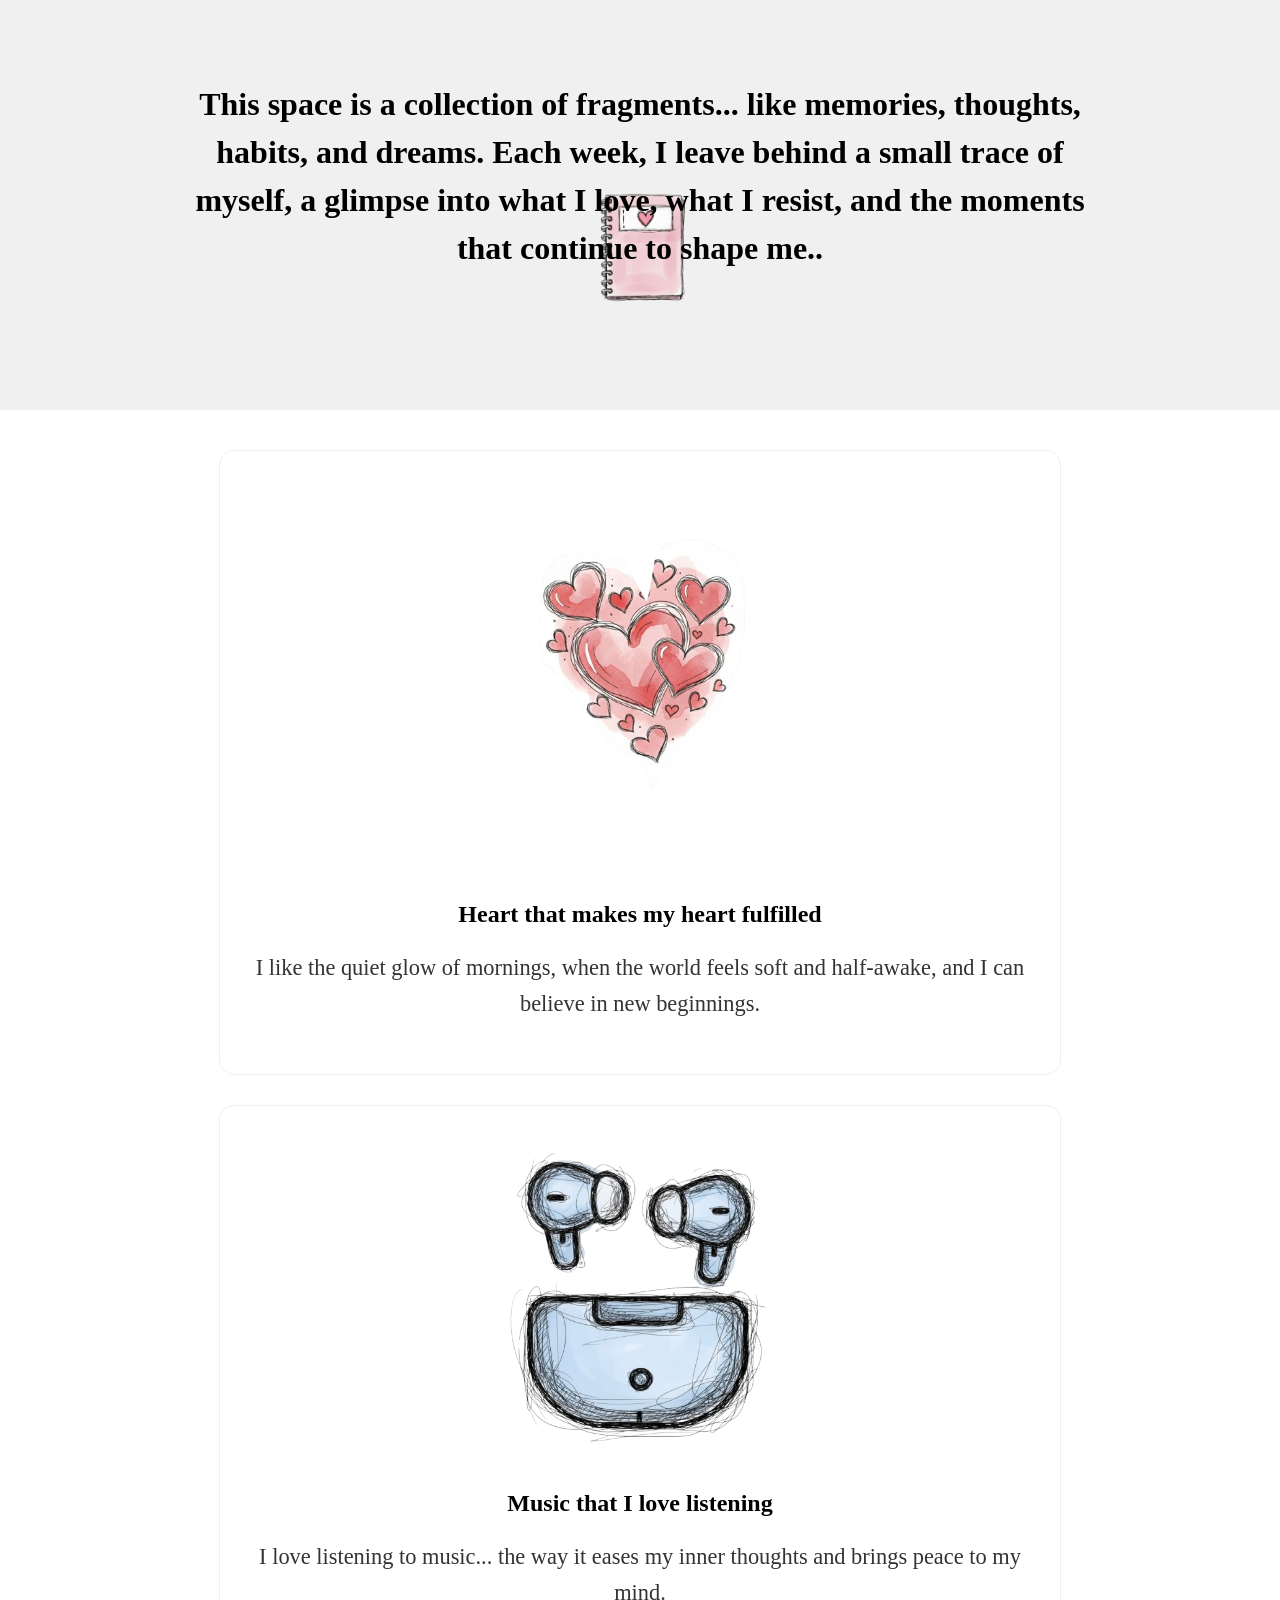
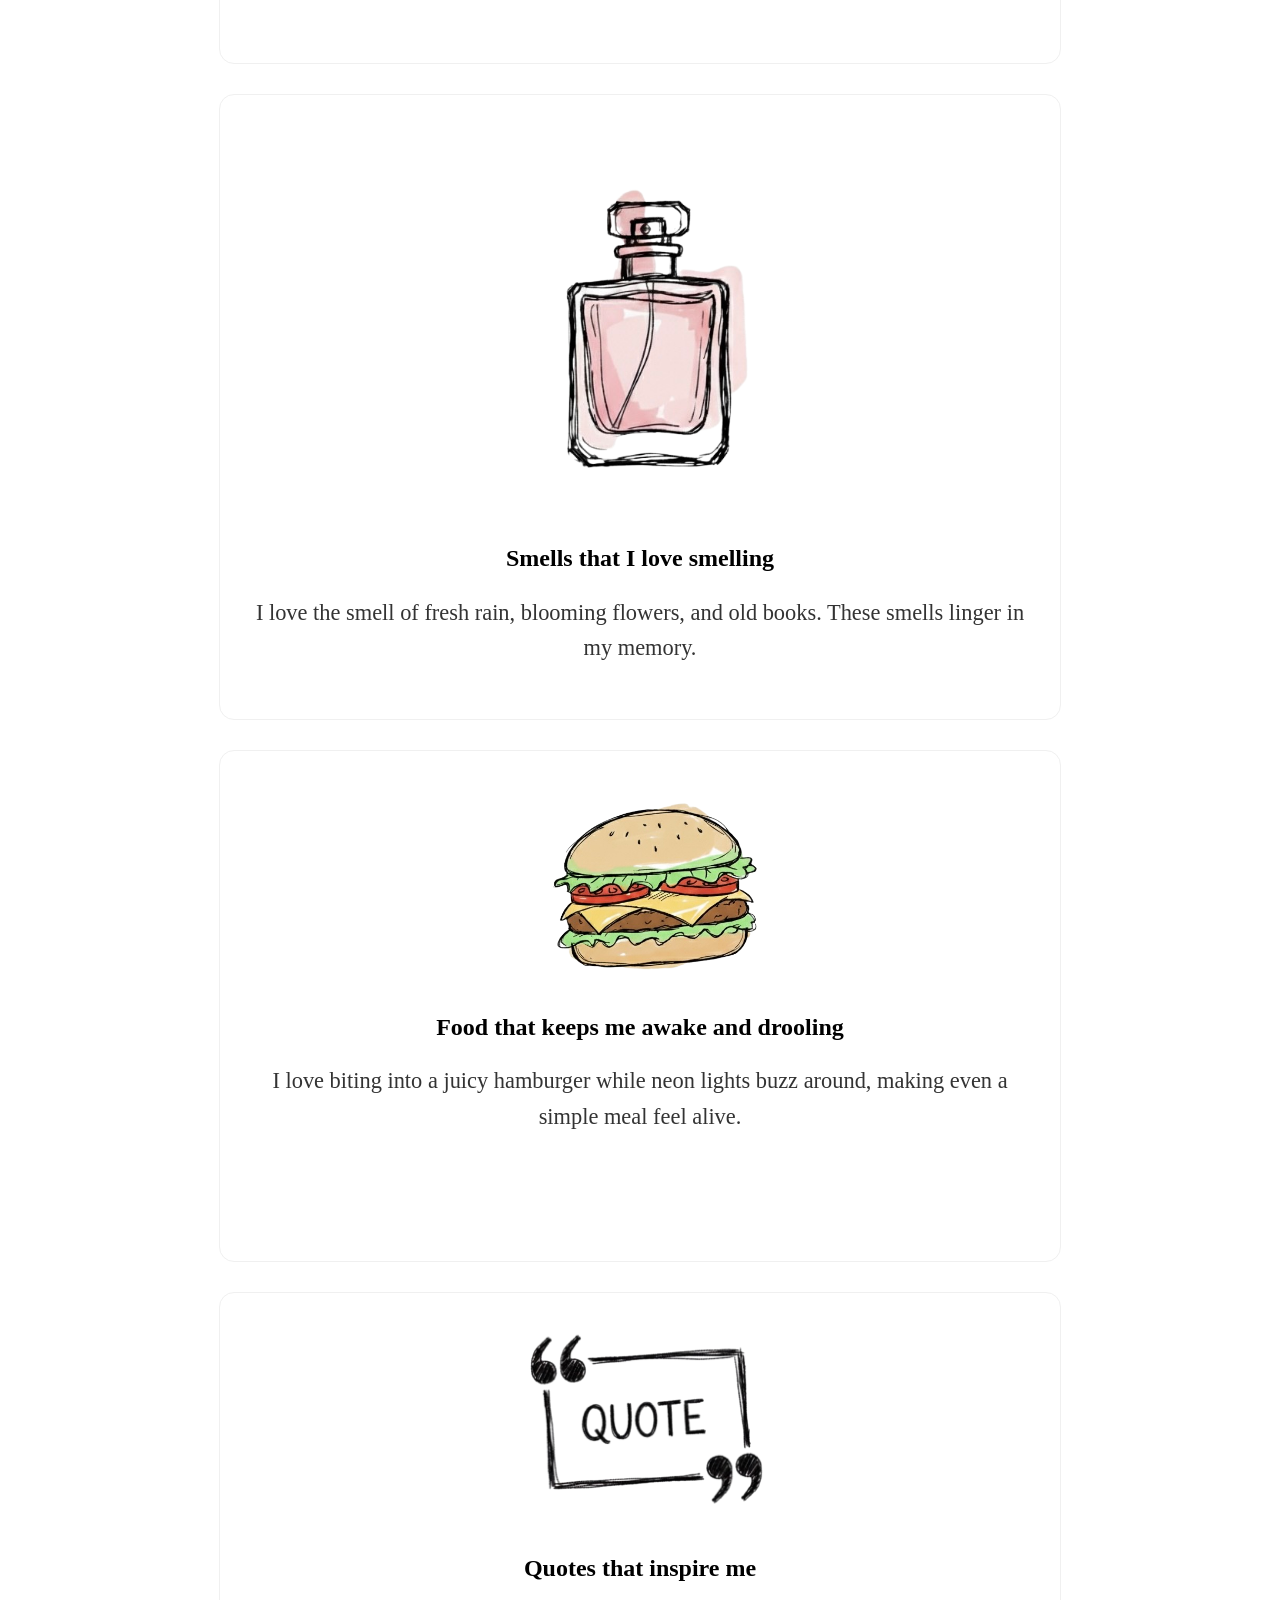
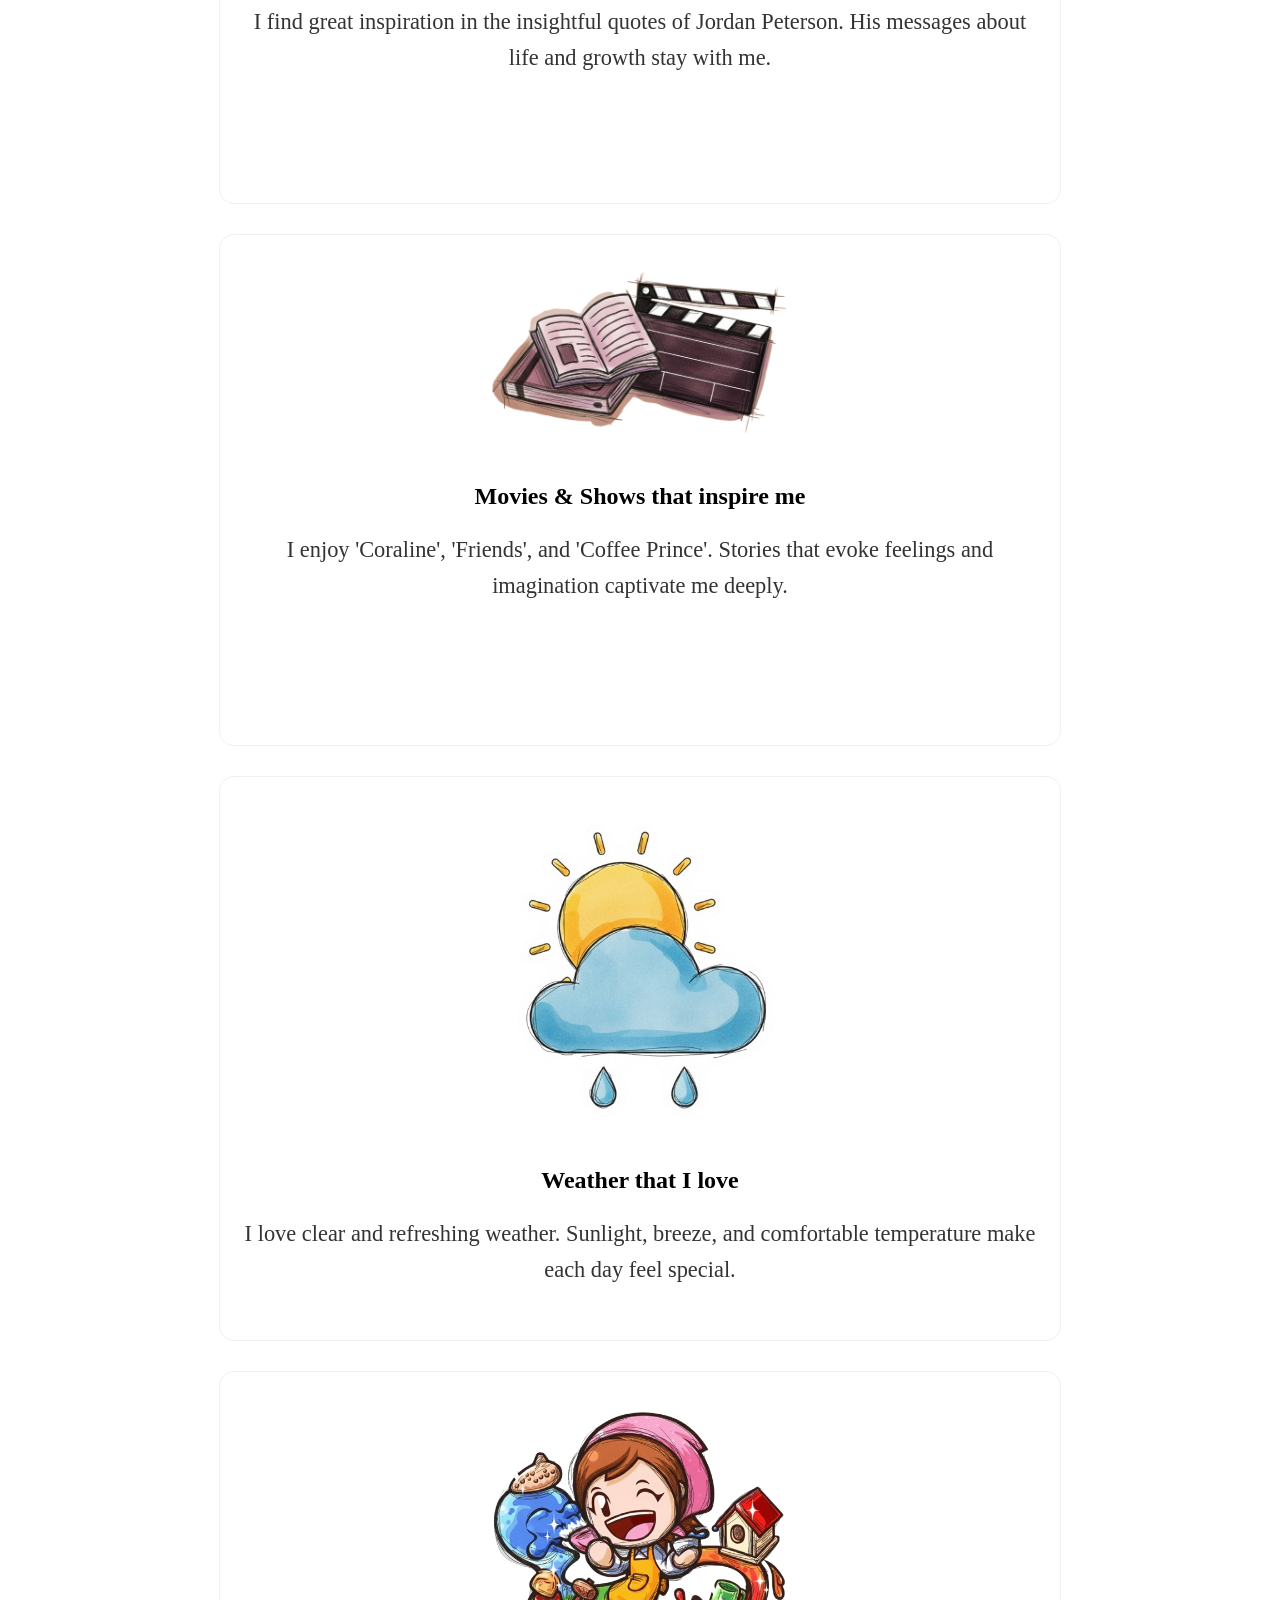
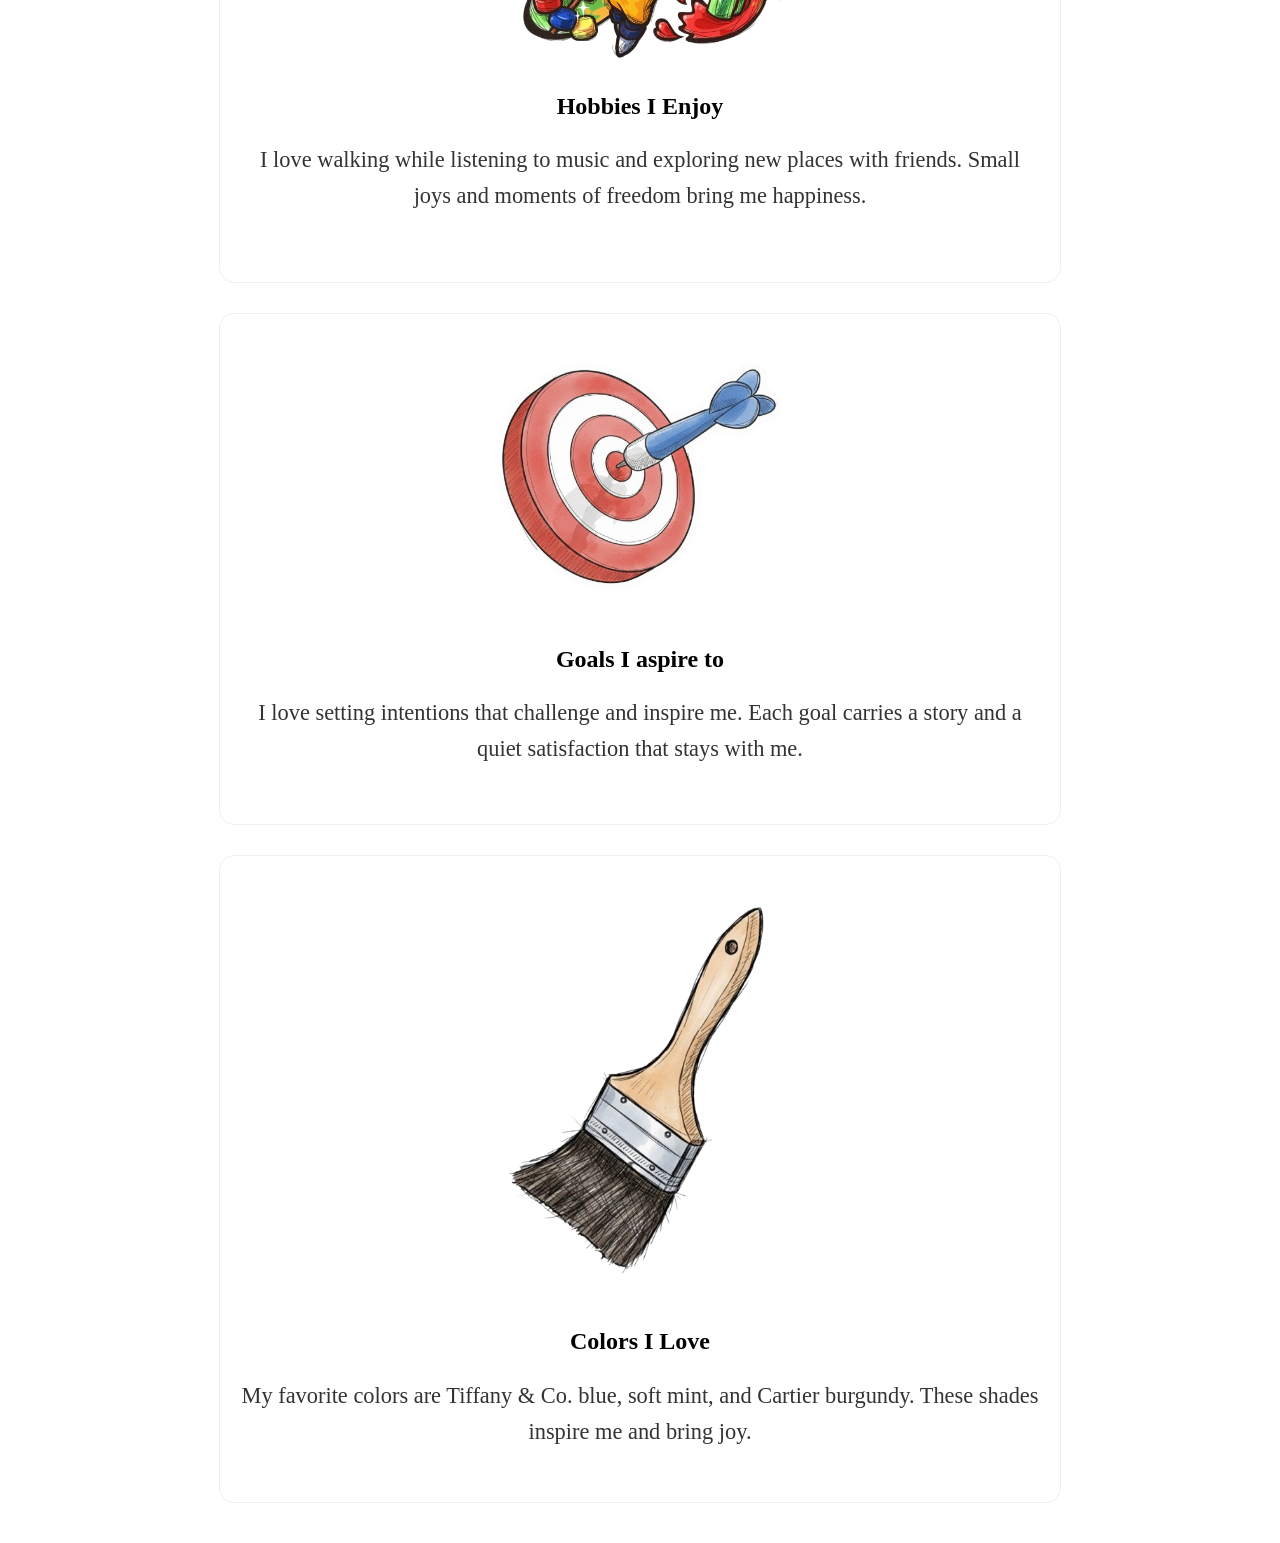
<file: index/index.html>
<!DOCTYPE html>
<html lang="ko">
<head>
  <meta charset="UTF-8">
  <meta name="viewport" content="width=device-width, initial-scale=1.0">
  <title>Fragments of Me</title>
  <style>
    body {
      background-color: #fff;
      font-family: "Bradley Hand", "Lucida Handwriting", cursive;
      color: #000;
      margin: 0;
      padding: 0;
    }

    header {
      position: relative;
      background-color: #f0f0f0;
      text-align: center;
      padding: 80px 20px;
      height: 250px;
      overflow: hidden;
    }

    header h1 {
      position: relative;
      z-index: 1;
      max-width: 900px;
      margin: 0 auto;
      line-height: 1.5;
    }

    .floating-diary {
      position: absolute;
      width: 100px;
      top: 60%; 
      left: 50%;
      transform: translate(-50%, -50%);
      animation: floatDiary 4s ease-in-out infinite alternate;
    }

    @keyframes floatDiary {
      0% { transform: translate(-50%, -50%) translateY(0px) rotate(0deg); }
      50% { transform: translate(-50%, -50%) translateY(-10px) rotate(5deg); }
      100% { transform: translate(-50%, -50%) translateY(0px) rotate(0deg); }
    }

    main {
      display: flex;
      flex-direction: column;
      align-items: center;
      gap: 30px;
      padding: 40px 20px;
    }

    .entry {
      width: 800px;
      min-height: 450px;
      background-color: #fff;
      border: 1px solid #f0f0f0;
      border-radius: 15px;
      text-align: center;
      padding: 30px 20px;
      transition: transform 0.3s, box-shadow 0.3s;
    }

    .entry:hover {
      transform: translateY(-7px);
      box-shadow: 0 12px 24px rgba(0,0,0,0.2);
    }

    .entry img {
      width: 300px;
      margin-bottom: 15px;
      cursor: pointer;
      transition: transform 0.3s;
    }

    .entry img:hover {
      transform: scale(1.2);
    }

    .entry h2 {
      font-size: 1.5em;
      margin: 15px 0 10px 0;
    }

    .entry p {
      font-size: 1.4em;
      line-height: 1.6;
      color: #333;
    }

  </style>
  
</head>
<body>

  <header>
    <h1>This space is a collection of fragments... like memories, thoughts, habits, and dreams. Each week, I leave behind a small trace of myself, a glimpse into what I love, what I resist, and the moments that continue to shape me..</h1>
    <img src="images/diary.png" alt="Diary" class="floating-diary">
  </header>

  <main>
    <!-- 각 카드의 이미지에 data-target 속성으로 이동할 HTML 지정 -->
    <div class="entry">
      <img src="images/heart1.png" alt="Heart" data-target="heart.html">
      <h2>Heart that makes my heart fulfilled</h2>
      <p>I like the quiet glow of mornings, when the world feels soft and half-awake, and I can believe in new beginnings.</p>
    </div>

    <div class="entry">
      <img src="images/airpod.png" alt="Music" data-target="music.html">
      <h2>Music that I love listening</h2>
      <p>I love listening to music... the way it eases my inner thoughts and brings peace to my mind.</p>
    </div>

    <div class="entry">
      <img src="images/perfu.png" alt="Smells" data-target="smells.html">
      <h2>Smells that I love smelling</h2>
      <p>I love the smell of fresh rain, blooming flowers, and old books. These smells linger in my memory.</p>
    </div>

    <div class="entry">
      <img src="images/burger.png" alt="Food" data-target="food.html">
      <h2>Food that keeps me awake and drooling</h2>
      <p>I love biting into a juicy hamburger while neon lights buzz around, making even a simple meal feel alive.</p>
    </div>

    <div class="entry">
      <img src="images/quote.png" alt="Quotes" data-target="quote.html">
      <h2>Quotes that inspire me</h2>
      <p>I find great inspiration in the insightful quotes of Jordan Peterson. His messages about life and growth stay with me.</p>
    </div>

    <div class="entry">
      <img src="images/movie.png" alt="Movies" data-target="movie.html">
      <h2>Movies & Shows that inspire me</h2>
      <p>I enjoy 'Coraline', 'Friends', and 'Coffee Prince'. Stories that evoke feelings and imagination captivate me deeply.</p>
    </div>

    <div class="entry">
      <img src="images/weather.png" alt="Weather" data-target="weather.html">
      <h2>Weather that I love</h2>
      <p>I love clear and refreshing weather. Sunlight, breeze, and comfortable temperature make each day feel special.</p>
    </div>

    <div class="entry">
      <img src="images/hobby.png" alt="Hobbies" data-target="hobby.html">
      <h2>Hobbies I Enjoy</h2>
      <p>I love walking while listening to music and exploring new places with friends. Small joys and moments of freedom bring me happiness.</p>
    </div>

    <div class="entry">
      <img src="images/goal.png" alt="Goals" data-target="goals.html">
      <h2>Goals I aspire to</h2>
      <p>I love setting intentions that challenge and inspire me. Each goal carries a story and a quiet satisfaction that stays with me.</p>
    </div>

    <div class="entry">
      <img src="images/brush.png" alt="Colors" data-target="colors.html">
      <h2>Colors I Love</h2>
      <p>My favorite colors are Tiffany & Co. blue, soft mint, and Cartier burgundy. These shades inspire me and bring joy.</p>
    </div>

  </main>

  <!-- JS: 모든 entry 이미지에 더블클릭 이벤트 추가 -->
 <script>
  // 모든 entry 이미지 선택
  const entryImages = document.querySelectorAll('.entry img');

  entryImages.forEach(img => {
    // 더블클릭 이벤트 추가
    img.addEventListener('dblclick', () => {
      const targetPage = img.getAttribute('data-target'); // data-target 속성 읽기
      if (targetPage) {
        window.location.href = targetPage; // 해당 페이지로 이동
      } else {
        console.warn('data-target 속성이 없습니다:', img);
      }
    });
  });
</script>


</body>
</html>
</file>
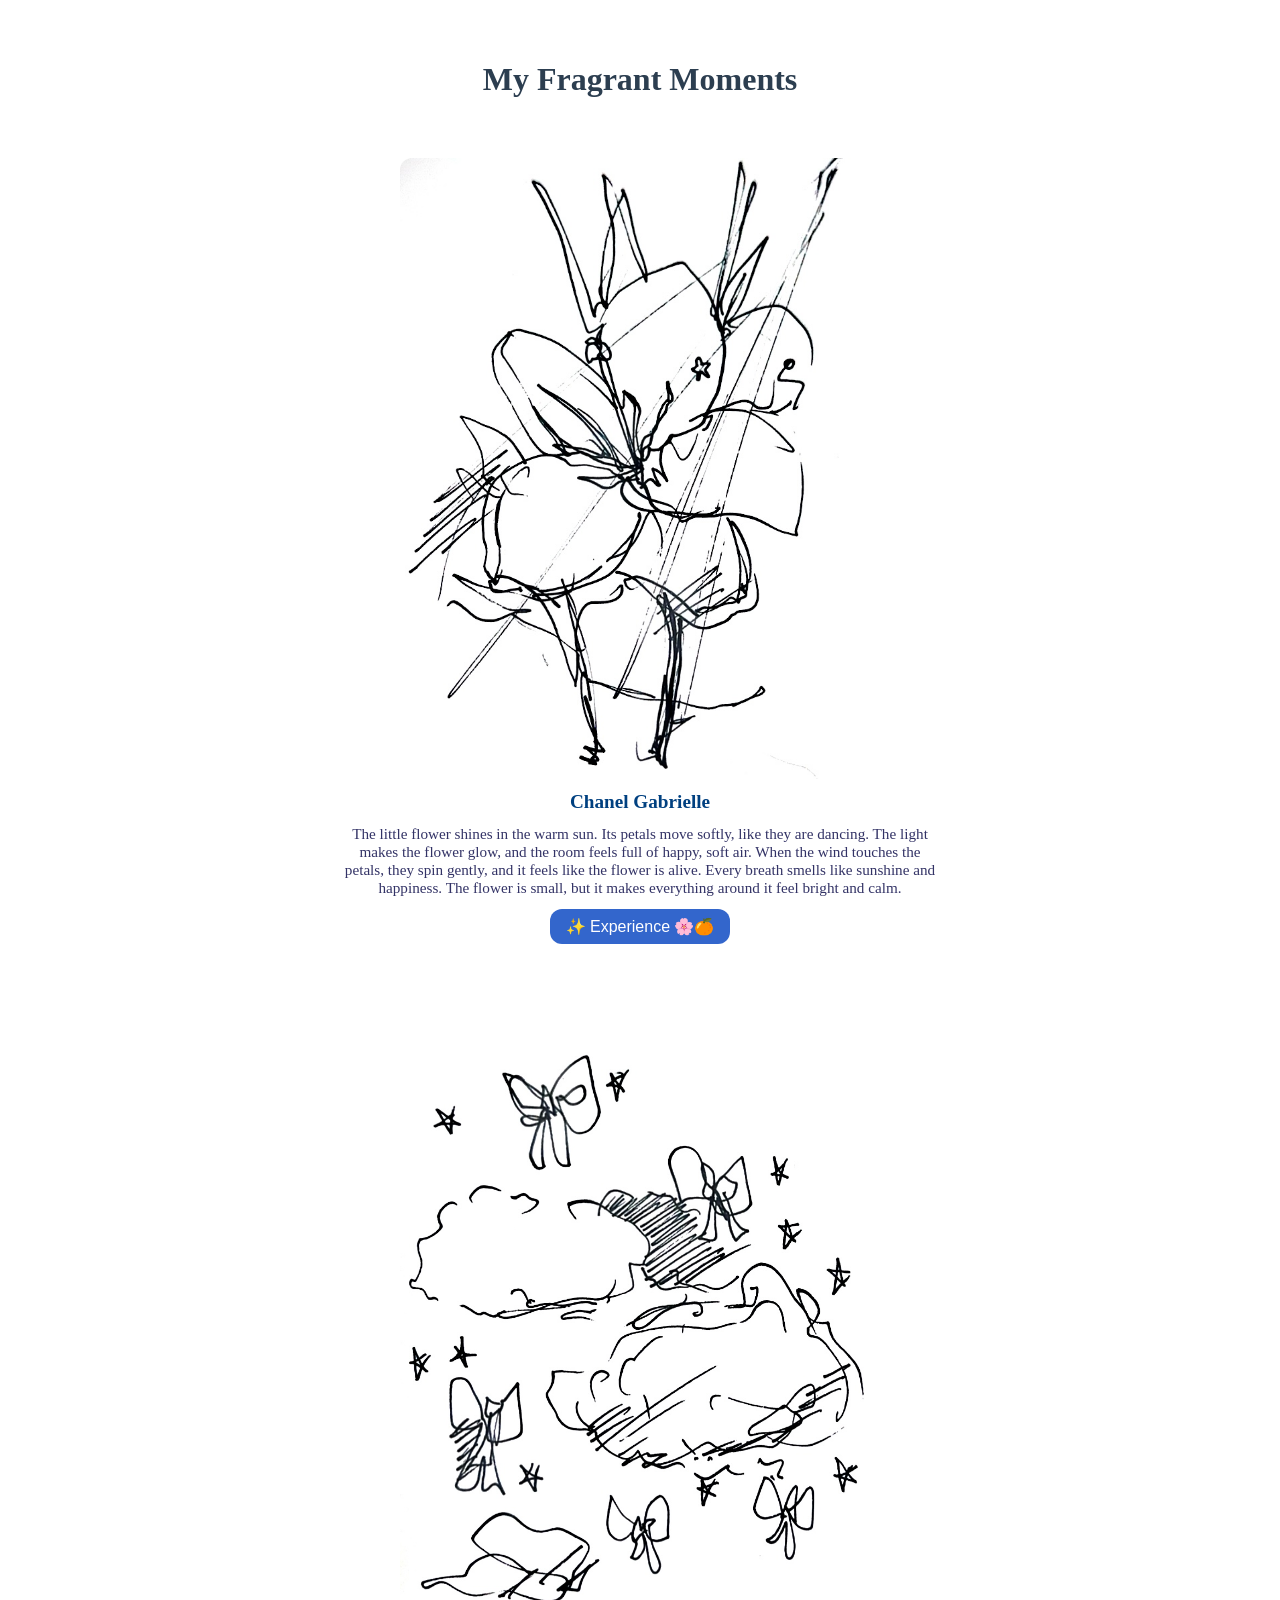
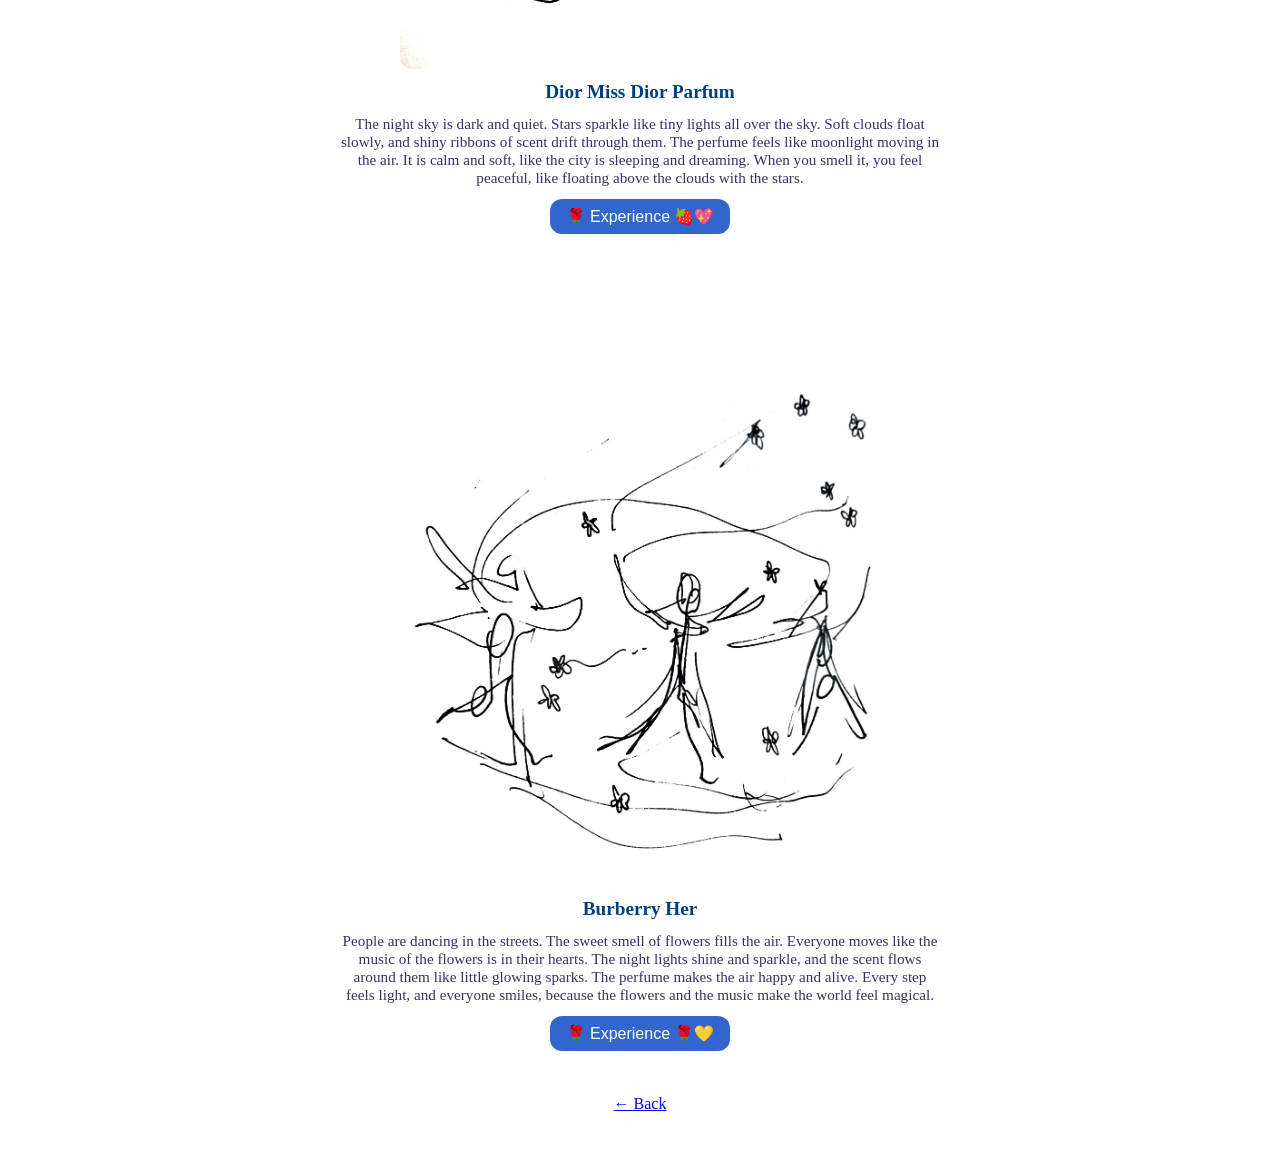
<file: entry 3 (smell)/smells.html>
<!DOCTYPE html>
<html lang="en">
<head>
<meta charset="UTF-8">
<meta name="viewport" content="width=device-width, initial-scale=1.0">
<title>My Fragrant Moments</title>
<style>
  body {
    font-family: "Bradley Hand", cursive;
    background-color: #ffffff; /* 💠 하얀 배경 */
    display: flex;
    flex-direction: column;
    align-items: center;
    padding: 40px 20px;
    margin: 0;
    gap: 24px;
  }

  h1 {
    font-size: 2rem;
    color: #2c3e50; /* 짙은 네이비그레이 */
    margin-bottom: 0.5em;
  }

  .smell-card {
    background-color: #ffffff;
    border-radius: 16px;
    box-shadow: none;
    width: 90%;
    max-width: 600px;
    padding: 20px;
    display: flex;
    flex-direction: column;
    align-items: center;
    gap: 12px;
    transition: transform 0.3s ease, box-shadow 0.3s ease;
  }

  .smell-card:hover {
    transform: scale(1.03);
    box-shadow: 0 8px 20px rgba(0,0,0,0.2);
  }

  .smell-card img {
    width: 80%;
    border-radius: 12px;
    transition: transform 0.3s ease;
  }

  .smell-card img:hover {
    transform: scale(1.05);
  }

  .scent-title {
    font-size: 1.2rem;
    font-weight: bold;
    color: #004080;
  }

  .scent-desc {
    font-size: 0.95rem;
    color: #333366;
    text-align: center;
  }

  .experience-btn {
  background-color: #3366cc;
  color: #fff;
  border: none;
  border-radius: 12px;
  padding: 8px 16px;
  cursor: pointer;
  font-size: 1rem;
  transition: background-color 0.3s ease;
  outline: none;    
}

.experience-btn:focus {
  outline: none;        /* ← 포커스 테두리 제거 */
}
</style>
</head>
<body>

<h1>My Fragrant Moments</h1>

<!-- Chanel Gabrielle (orange) -->
<div class="smell-card">
  <img src="images/fl_white.jpg" alt="Chanel Gabrielle">
  <div class="scent-title">Chanel Gabrielle</div>
  <div class="scent-desc">The little flower shines in the warm sun. Its petals move softly, like they are dancing. The light makes the flower glow, and the room feels full of happy, soft air. When the wind touches the petals, they spin gently, and it feels like the flower is alive. Every breath smells like sunshine and happiness. The flower is small, but it makes everything around it feel bright and calm. </div>
  <button class="experience-btn" data-white="images/fl_white.jpg" data-color="images/fl_color.jpg">✨ Experience 🌸🍊</button>
</div>

<!-- Dior Miss Dior (pink rose) -->
<div class="smell-card">
  <img src="images/cl_white.jpg" alt="Dior Miss Dior">
  <div class="scent-title">Dior Miss Dior Parfum</div>
  <div class="scent-desc">The night sky is dark and quiet. Stars sparkle like tiny lights all over the sky. Soft clouds float slowly, and shiny ribbons of scent drift through them. The perfume feels like moonlight moving in the air. It is calm and soft, like the city is sleeping and dreaming. When you smell it, you feel peaceful, like floating above the clouds with the stars.</div>
  <button class="experience-btn" data-white="images/cl_white.jpg" data-color="images/cl_color.jpg">🌹 Experience 🍓💖</button>
</div>

<!-- Burberry Her (strawberry / rose) -->
<div class="smell-card">
  <img src="images/yell_white.jpg" alt="Burberry Her">
  <div class="scent-title">Burberry Her</div>
  <div class="scent-desc">People are dancing in the streets. The sweet smell of flowers fills the air. Everyone moves like the music of the flowers is in their hearts. The night lights shine and sparkle, and the scent flows around them like little glowing sparks. The perfume makes the air happy and alive. Every step feels light, and everyone smiles, because the flowers and the music make the world feel magical.</div>
  <button class="experience-btn" data-white="images/yell_white.jpg" data-color="images/yell_color.jpg">🌹 Experience 🌹💛</button>
</div>

<script>
  const buttons = document.querySelectorAll('.experience-btn');

  buttons.forEach(btn => {
    btn.addEventListener('click', () => {
      const img = btn.parentElement.querySelector('img');
      const whiteSrc = btn.dataset.white;
      const colorSrc = btn.dataset.color;

      // 버튼 클릭 시 백지 이미지로 변경
      img.src = whiteSrc;

      // 3초 후 컬러 이미지로 변경
      setTimeout(() => {
        img.src = colorSrc;
      }, 3000);
    });
  });
</script>
  <a href="index.html"> ← Back </a>


</body>
</html>
</file>
